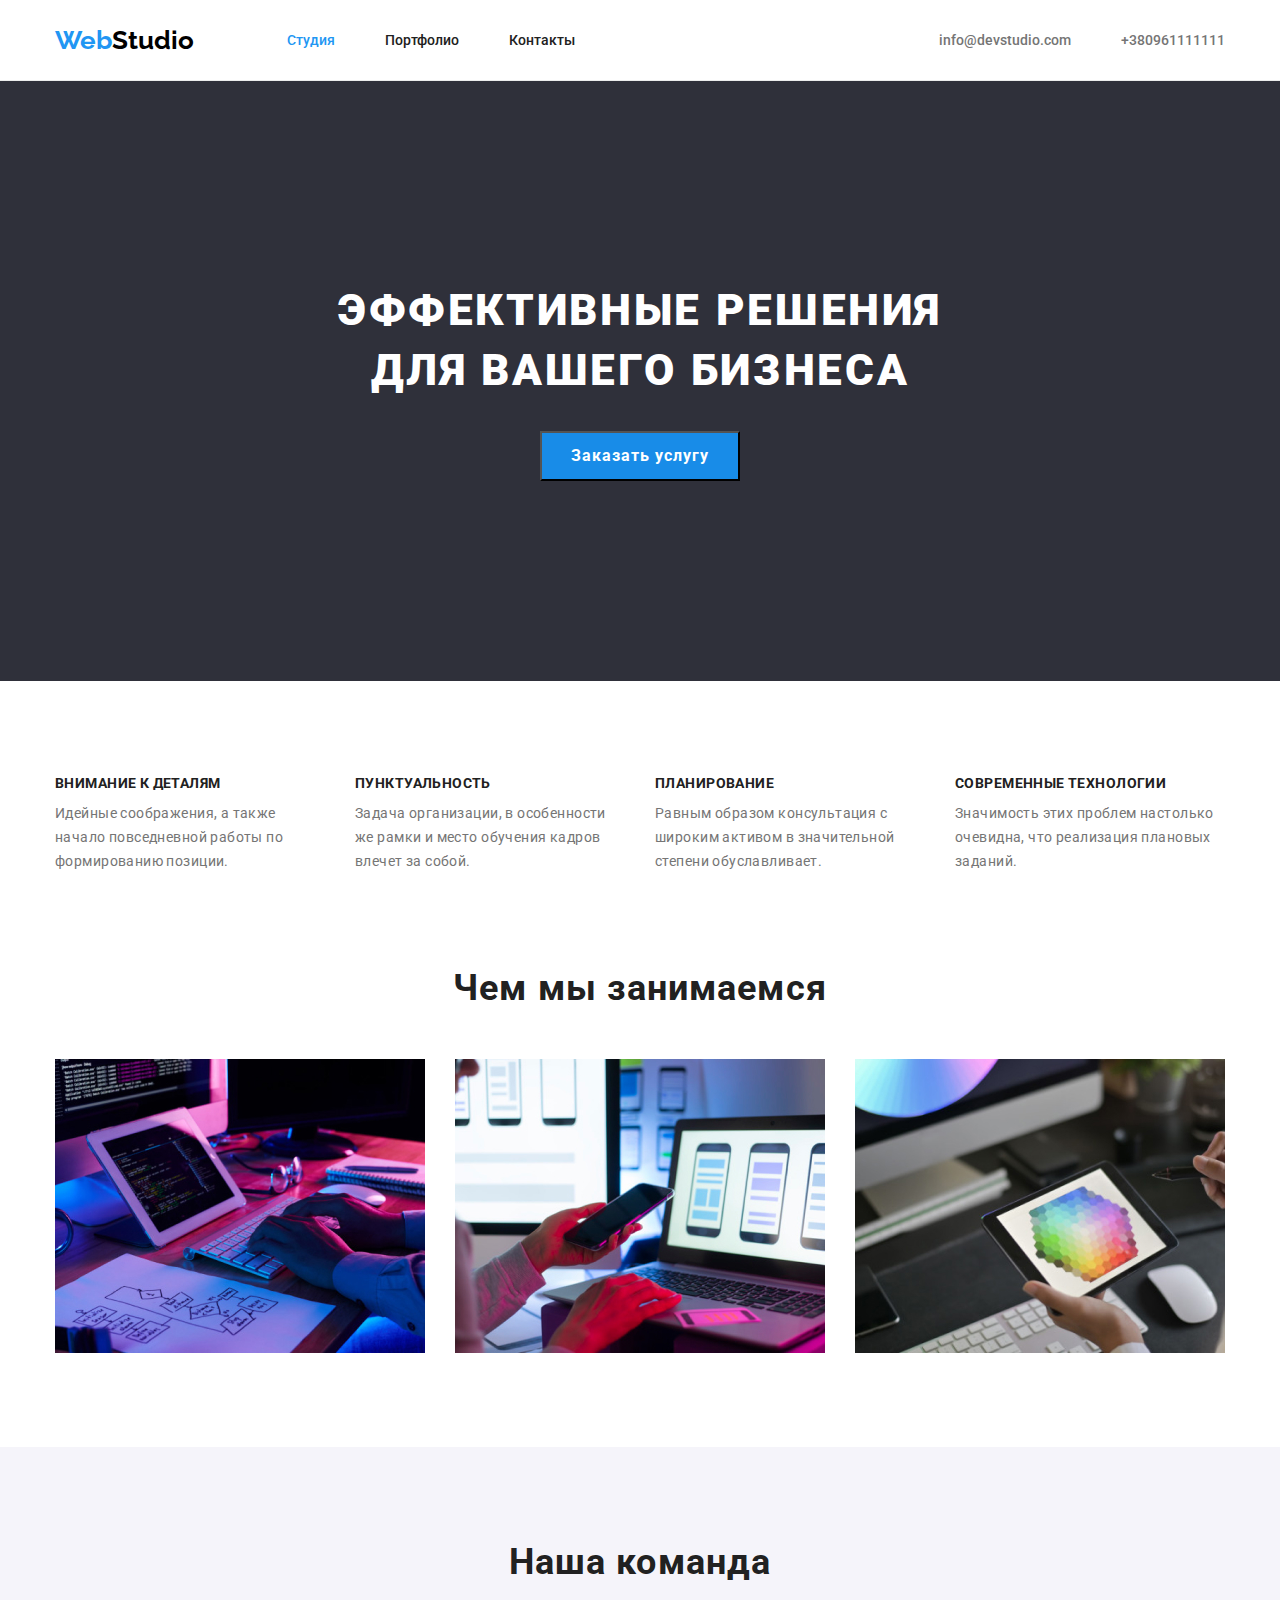
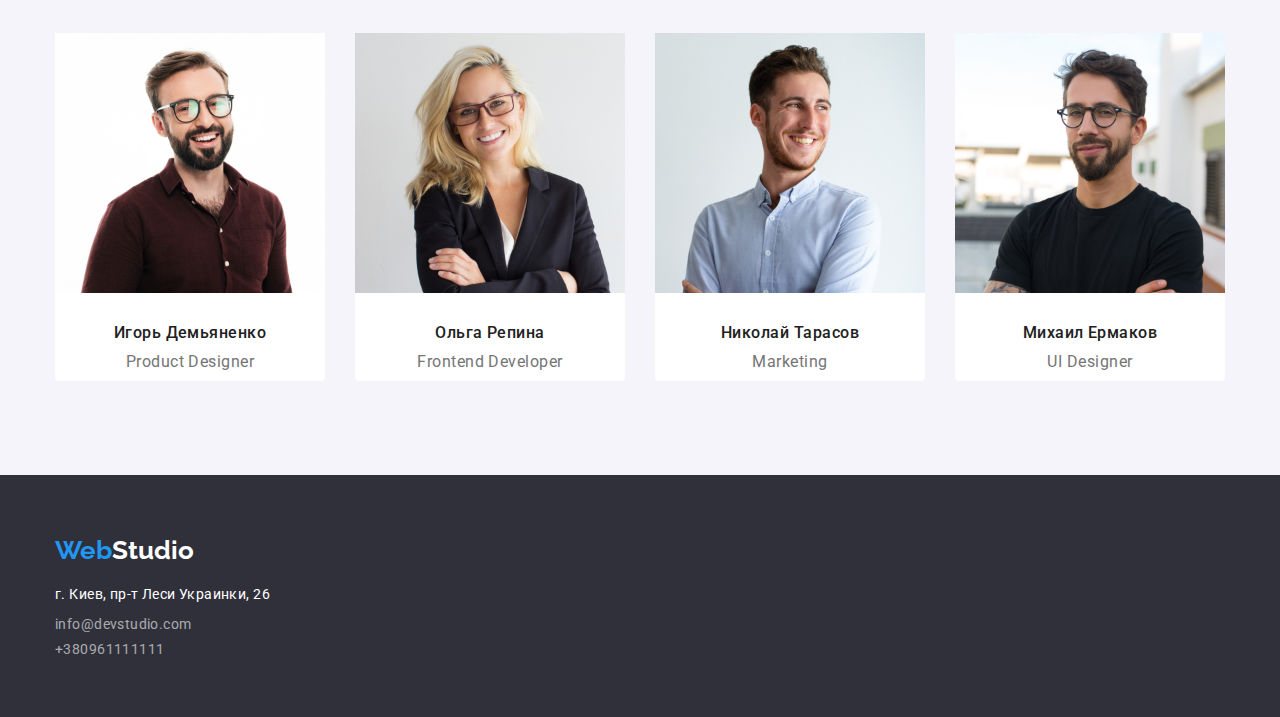
<file: index.html>
<!DOCTYPE html>
<html lang="ru">
<head>
    <meta charset="UTF-8">
    <meta http-equiv="X-UA-Compatible" content="IE=edge">
    <meta name="viewport" content="width=device-width, initial-scale=1.0">
    <title>Document</title>
    <link rel="preconnect" href="https://fonts.googleapis.com">
<link rel="preconnect" href="https://fonts.gstatic.com" crossorigin>
<link href="https://fonts.googleapis.com/css2?family=Raleway:wght@700&family=Roboto:wght@400;500;700;900&display=swap" rel="stylesheet">
<link rel="stylesheet" href="https://cdnjs.cloudflare.com/ajax/libs/modern-normalize/1.1.0/modern-normalize.min.css">
    <link rel="stylesheet" href="./css/styles.css">
        </head>
<body>
    <!--Header-->

        <header class="page-header">
        <div class="container">
        <nav class="main-nav">
    <a href="/" class="logo" style='text-decoration: none'> 
        <span class="web">Web</span>Studio
    </a>
    <ul class="site-nav list">
        <li class="item"> <a href="" class="link carrent">Студия</a></li>
        <li class="item"> <a href="./portfolio.html" class="link">Портфолио</a></li>
        <li class="item"> <a href="" class="link">Контакты</a></li>
    </ul>
</nav>
        <ul class="contact-nav list" style='text-decoration: none'> 
        <li class="item"> <a href="mailto:info@devstudio.com" class="link">info@devstudio.com</a></li>
        <li class="item"> <a href="tel:+380961111111" class="link">+380961111111</a></li>
        </ul>
    </div>
    </header>

    <main> 
        <section class="hero" style="text-align: center">
            <div class="container">
                <h1 class="hero-title" >Эффективные решения <br> для вашего бизнеса</h1>
                <button type="button" class="button-link">Заказать услугу</button>
            </div>
        </section>
        
            <section class="priorities-item">
                <div class="container">
                <ul class="priorities-list-title">
                <li class="priorities-box">
                    <h3 class="priorities-list">Внимание к деталям</h3>
                    <p class="priorities">Идейные соображения, а также начало повседневной работы по формированию позиции.</p>
                </li>
                <li class="priorities-box">
                    <h3 class="priorities-list">Пунктуальность</h3>
                    <p class="priorities">Задача организации, в особенности же рамки и место обучения кадров влечет за собой.</p>
                </li>
                <li class="priorities-box">
                    <h3 class="priorities-list">Планирование</h3>
                    <p class="priorities">Равным образом консультация с широким активом в значительной степени обуславливает.</p>
                </li>
                <li class="priorities-box">
                    <h3 class="priorities-list">Современные технологии</h3>
                    <p class="priorities">Значимость этих проблем настолько очевидна, что реализация плановых заданий.</p>
                </li>
            </ul>
        </section>

        <section class="section-work">
            <div class="container">
            <h2 class="section-works">Чем мы занимаемся</h2>
            <ul class="section-list">
                <li class="work-item">
                    <img src="./images/img.jpg" alt="Отображения работы на двух устройствах" width=370> 
                </li>
                <li class="work-item">
                    <img src="./images/img1.jpg" alt="Удаленный доступ с мобильного телефона" width=370> 
                </li>
                <li class="work-item">
                    <img src="./images/img2.jpg" alt="Удаленный доступ с планшета" width=370> 
                </li>
            </ul>
        </div>
        </section>

        <section  class="section-command">
            <div class="container">
            <h2 class="command" style="text-align: center">Наша команда</h2>
            <ul class="command-list">
                <li class="command-item">
                    <img src="./images/foto.jpg" alt="Сотрудник1" width=270 height=260>
                    <div class="staff">
                    <h3 class="section">Игорь Демьяненко</h3>
                    <p class="section-title">Product Designer</p>
                    </div>
                </li>
                <li class="command-item">
                    <img src="./images/foto1.jpg" alt="Сотрудник2" width=270 height=260>
                    <div class="staff">
                    <h3 class="section">Ольга Репина</h3>
                    <p class="section-title">Frontend Developer</p>
                </div> 
                </li>
                <li class="command-item">
                    <img src="./images/foto2.jpg" alt="Сотрудник3" width=270 height=260>
                    <div class="staff">
                    <h3 class="section">Николай Тарасов</h3>
                    <p class="section-title">Marketing</p>
                </div>
                </li>
                <li class="command-item">
                    <img src="./images/foto3.jpg" alt="Сотрудник4" width=270 height=260>
                    <div class="staff">
                    <h3 class="section">Михаил Ермаков</h3>
                    <p class="section-title">UI Designer</p>
                    </div>
                    </div>
                </li>
            </ul>
        </div>
        </section>
    </main>

    <footer class="footer">
        <div class="container">
        <a href="/" class="logo-item" style='text-decoration: none'>
        <span class="web">Web</span>Studio</a>
        <address class="adress-live">
            <p class="town-street">г. Киев, пр-т Леси Украинки, 26 <br></p>
            <ul class="contact-list">
                <li class="mail"> <a href="mailto:info@devstudio.com" class="contact">info@devstudio.com</a></li>
                <li class="tefephone"> <a href="tel:+380961111111" class="contact">+380961111111</a></li>
            </ul>
        </address>
    </div>
    </footer>
</body>
</html>
</file>
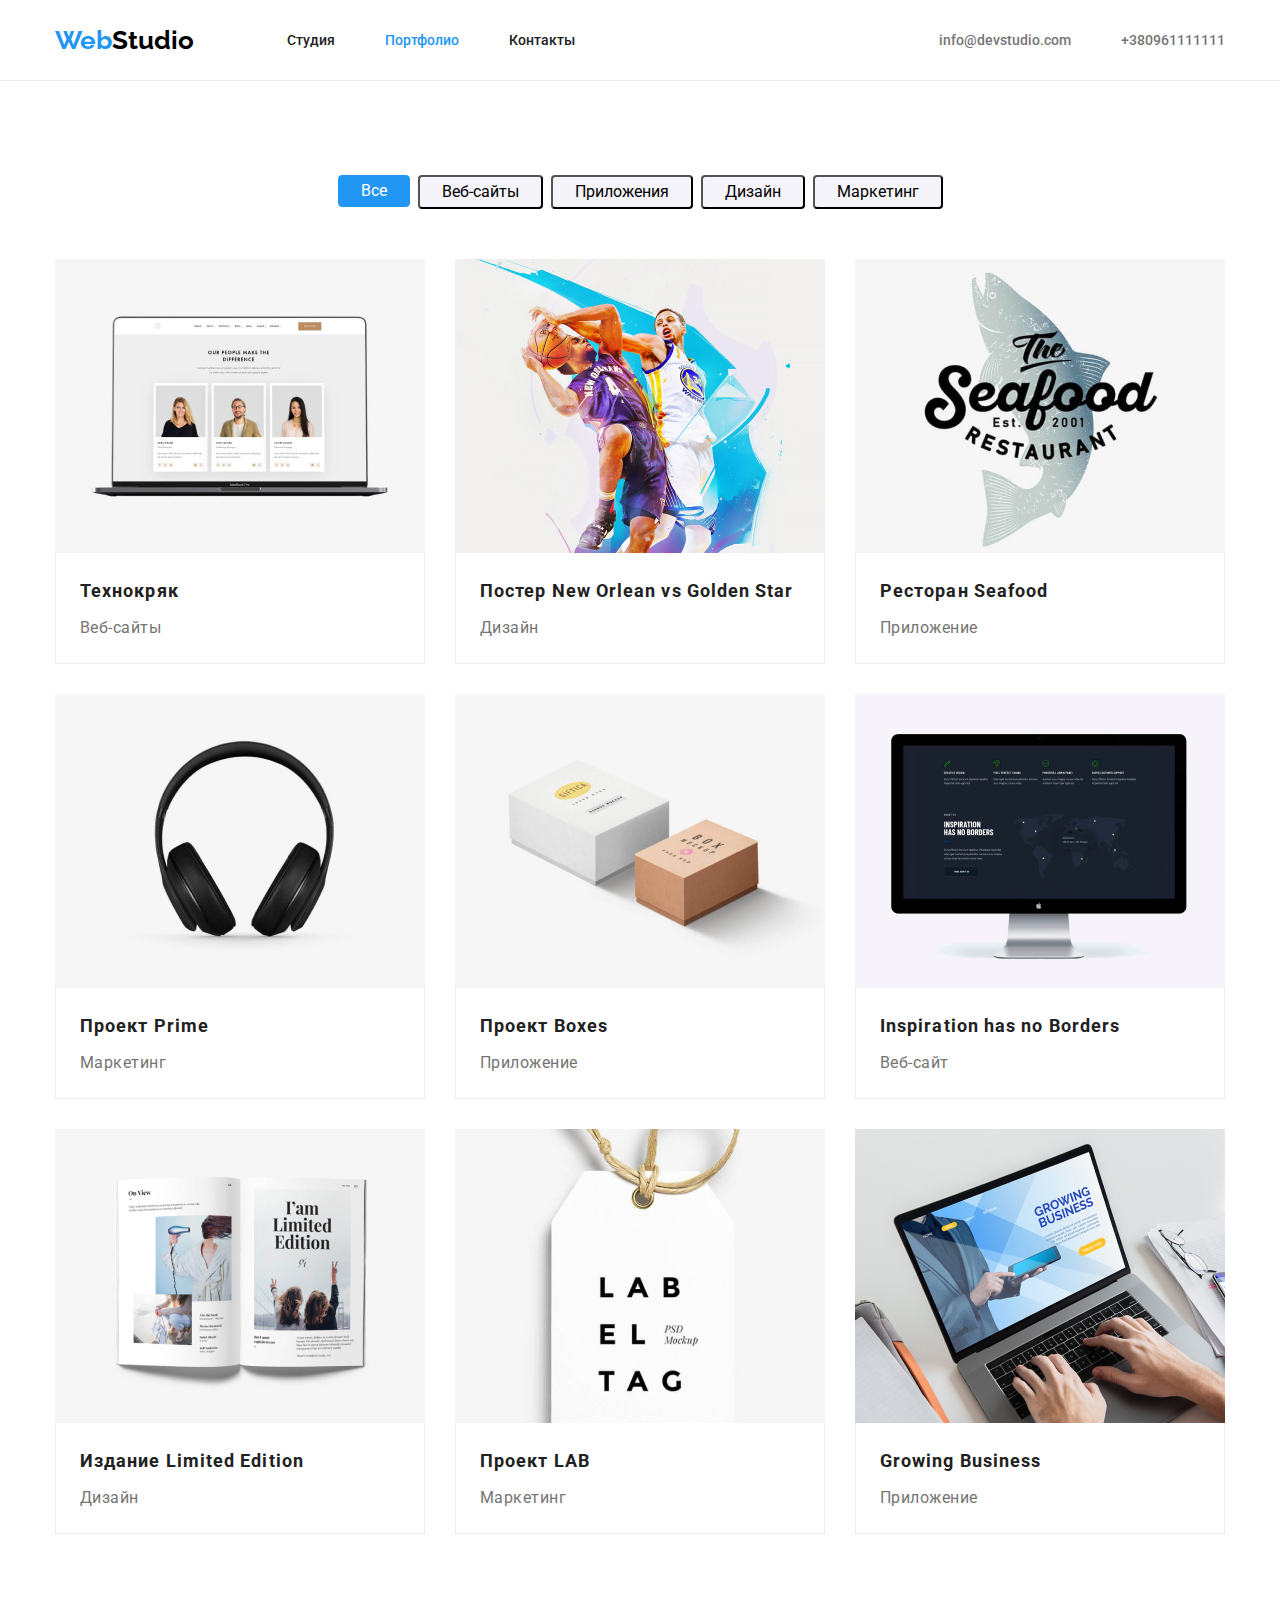
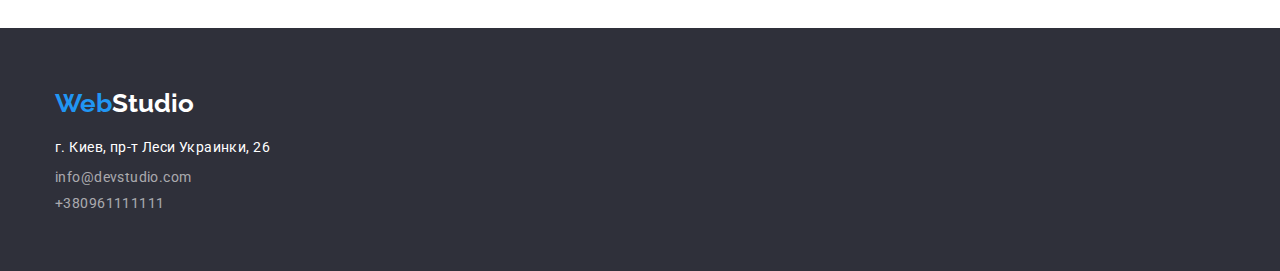
<file: portfolio.html>
<!DOCTYPE html>
<html lang="en">
<head>
    <meta charset="UTF-8">
    <meta http-equiv="X-UA-Compatible" content="IE=edge">
    <meta name="viewport" content="width=device-width, initial-scale=1.0">
    <title>Document</title>
    <link rel="preconnect" href="https://fonts.googleapis.com">
<link rel="preconnect" href="https://fonts.gstatic.com" crossorigin>
<link href="https://fonts.googleapis.com/css2?family=Raleway:wght@700&family=Roboto:wght@400;500;700;900&display=swap" rel="stylesheet">
<link rel="stylesheet" href="https://cdnjs.cloudflare.com/ajax/libs/modern-normalize/1.1.0/modern-normalize.min.css">
<link rel="stylesheet" href="./css/styles.css">
       </head>
<body>
    
    <!--Header-->

    <header class="page-header">
        <div class="container">
        <nav class="main-nav">
    <a href="/" class="logo" style='text-decoration: none'> 
        <span class="web">Web</span>Studio
    </a>
    <ul class="site-nav list">
        <li class="item"> <a href="index.html" class="link">Студия</a></li>
        <li class="item"> <a href="./portfolio.html" class="link carrent">Портфолио</a></li>
        <li class="item"> <a href="" class="link">Контакты</a></li>
    </ul>
</nav>
        <ul class="contact-nav list" style='text-decoration: none'> 
        <li class="item"> <a href="mailto:info@devstudio.com" class="link">info@devstudio.com</a></li>
        <li class="item"> <a href="tel:+380961111111" class="link">+380961111111</a></li>
        </ul>
    </div>
    </header>
    
    <main>
        <section class="portfolio">
            <div class="container">
                <ul class="filter">
                <li class="knob"><button type="button" class="filter-button list current"  style = 'cursor: pointer'>Все</button></li>
                <li class="knob"> <button type="button" class="filter-button"  style = 'cursor: pointer'>Веб-сайты</button></li>
                <li class="knob"> <button type="button" class="filter-button"  style = 'cursor: pointer'>Приложения</button></li>
                <li class="knob"> <button type="button" class="filter-button"  style = 'cursor: pointer'>Дизайн</button></li>
                <li class="knob"><button  type="button" class="filter-button"  style = 'cursor: pointer'>Маркетинг</button></li>
                </ul>
             
            <ul class="content">
                <li class="content-list">
                    <a class="list" href="" style='text-decoration: none'>
                    <img src="./images/img3.jpg" alt="Технокряк" width=370 height=294>
                    <div class="cards">
                    <h2 class="heading">Технокряк</h2>
                    <p class="coment">Веб-сайты</p>
                    </div>
                    </a>
                    <li class="content-list">
                        <a class="list" href="" style='text-decoration: none'>
                        <img src="./images/img4.jpg" alt="Постер New Orlean vs Golden Star" width=370 height=294>
                        <div class="cards">
                        <h2 class="heading">Постер New Orlean vs Golden Star</h2>
                        <p class="coment">Дизайн</p>
                        </div>
                    </a>
                    <li class="content-list">
                        <a class="list" href="" style='text-decoration: none'>
                        <img src="./images/img5.jpg" alt="Ресторан Seafood" width=370 height=294>
                        <div class="cards">
                        <h2 class="heading">Ресторан Seafood</h2>
                        <p class="coment">Приложение</p>
                        </div>
                    </a>
                    <li class="content-list">
                        <a class="list" href="" style='text-decoration: none'>
                        <img src="./images/img6.jpg" alt="Проект Prime" width=370 height=294>
                        <div class="cards">
                        <h2 class="heading">Проект Prime</h2>
                        <p class="coment">Маркетинг</p>
                        </div>
                    </a>
                    <li class="content-list">
                        <a class="list" href="" style='text-decoration: none'>
                        <img src="./images/img7.jpg" alt="Проект Boxes" width=370 height=294>
                        <div class="cards">
                        <h2 class="heading">Проект Boxes</h2>
                        <p class="coment">Приложение</p>
                        </div>
                    </a>
                    <li class="content-list">
                        <a class="list" href="" style='text-decoration: none'>
                        <img src="./images/img8.jpg" alt="Inspiration has no Borders" width=370 height=294>
                        <div class="cards">
                        <h2 class="heading">Inspiration has no Borders</h2>
                        <p class="coment">Веб-сайт</p>
                        </div>
                    </a>
                    <li class="content-list">
                        <a class="list" href="" style='text-decoration: none'>
                        <img src="./images/img9.jpg" alt="Издание Limited Edition" width=370 height=294>
                        <div class="cards">
                        <h2 class="heading">Издание Limited Edition</h2>
                        <p class="coment">Дизайн</p>
                        </div>
                    </a>
                    <li class="content-list">
                        <a class="list" href="" style='text-decoration: none'>
                        <img src="./images/img10.jpg" alt="Проект LAB" width=370 height=294>
                        <div class="cards">
                        <h2 class="heading">Проект LAB</h2>
                        <p class="coment">Маркетинг</p>
                    </div>
                    </a>
                    <li class="content-list">
                        <a class="list" href="" style='text-decoration: none'>
                        <img src="./images/img11.jpg" alt="Growing Business" width=370 height=294>
                        <div class="cards">
                        <h2 class="heading">Growing Business</h2>
                        <p class="coment">Приложение</p>
                    </div>
                    </a>
            </ul>
            </div>
            </section>
    </main>

        <footer class="footer">
        <div class="container">
        <a href="/" class="logo-item" style='text-decoration: none'>
        <span class="web">Web</span>Studio</a>
        <div class="line">
        <address class="adress-live">
            <p class="town-street">г. Киев, пр-т Леси Украинки, 26 <br></p>
            <ul class="contact-list">
                <li class="mail"> <a href="mailto:info@devstudio.com" class="contact">info@devstudio.com</a></li>
                <li class="tefephone"> <a href="tel:+380961111111" class="contact">+380961111111</a></li>
            </ul>
        </address>
        </div>
    </footer>
    </body>
</html>
</file>
<file: css/styles.css>
:root {
    --primery-color: #757575;
    --title-color: #E5E5E5;
    --title-text-colors: #212121;
    --accent-color: #2196F3;
    --logo-color: #000000;
    --hero-text-color: #FFFFFF;
    --fon-color: #2F303A;
    --fon-color-button: #f5f4fa;
    --fon-knob: #188ce8; 
}

.body {
    background-color: #E5E5E5;
    color: #757575;
}

body {
font-family: 'Roboto', sans-serif;
}

.list {
    padding: 0;
    margin: 0;
    list-style: none;
}
/* цвет основного текста #212121*/
/* цвет вторичного текста #757575*/
/* белый #FFFFFF */
/* акцент #2196F3*/
/* вторичный цвет фона #2F303A*/

.container {
    margin-left: auto;
    margin-right: auto;
    width: 1200px;
    padding-left: 15px;
    padding-right: 15px;
}

ul {
    padding-left: 0;
    list-style: none;
}

img {
    display: block;
}

/* Header */

.page-header .container {
    display: flex;
}

.page-header {
    border-bottom: 1px solid #ECECEC;
    }

.container .main-nav {
    display: flex;
    align-items: center;
    }

.logo {
    display: flex;
    font-style: normal;
    font-weight: bold;
    font-size: 26px;
    line-height: 31px;
    color: var(--logo-color);
}

.logo {
    font-family: 'Raleway', sans-serif;
      }
    
.logo:hover  {
    color: var(--accent-color);
    }

    .page-header {
    background-color: var(--hero-text-color);
    }

    .web {
        color: var(--accent-color);
      }

    /* site-nav */

.site-nav .link {
display: block;
padding-top: 32px;
padding-bottom: 32px;
font-style: normal;
font-weight: 500;
font-size: 14px;
line-height: 16px;
color: var(--title-text-colors);
}

.contact-nav .link {
display: block;
font-style: normal;
font-weight: 500;
font-size: 14px;
line-height: 16px;
color: var(--primery-color);
    }

.site-nav .link:hover,  
.site-nav .link:focus {
    color: var(--accent-color);
 }

 .site-nav .link.carrent {
    color: var(--accent-color);
     }

.site-nav {
    display: flex;
    margin-top: 0;
    margin-left: 93px;
    }

.site-nav .item:last-child {
    margin-right: 0;
}

.site-nav .item {
    margin-right: 50px;
    }

.site-nav .item:not(:last-child) {
    margin-right: 50px;
}

.site-nav .link.carrent {
    color: var(--accent-color);
 }


 /* Contact */

.contact-nav {
align-items: center;
font-style: normal;
font-weight: 500;
font-size: 14px;
line-height: 16px;
display: flex;
margin-top: 0; 
margin-left: auto;
}

.contact-nav .link:hover,
.contact-nav .link:focus {
    color: var(--accent-color);
}

.link {
    text-decoration: none
}

.contact-nav .item + .item {
    margin-left: 50px;
    }

.contact {
    display: flex;
    margin-left: auto;
    align-items: center;
}

 /* Hero */

.hero {
    padding-top: 200px;
    padding-bottom: 200px;
}

.element-style {
text-align: center;
}

.hero-title {
    margin-top: 0;
    margin-bottom: 30px;
    font-style: normal;
    font-weight: 900;
    font-size: 44px;
    line-height: 1.36;
    letter-spacing: 0.06em;
    text-transform: uppercase;
    color: var(--hero-text-color);
}

.hero {
    background-color: var(--fon-color);
    }
 
/* Button */

.button-link {
    font-style: normal;
    font-weight: bold;
    font-size: 16px;
    line-height: 30px;
    letter-spacing: 0.06em;
    width: 200px;
    height: 50px;
    left: 700px;
    top: 430px;
    cursor: pointer;
}
.button-link {
    background-color: var(--fon-knob);
    color: var(--hero-text-color);
     }
.button-link:hover,
.button-link:focus {
    background-color: var(--accent-color);
    color: var(--hero-text-color);
    }

    /* Container */
    
/* Section priorities*/

.priorities-list {
margin-bottom: 10px;
margin-top: 0;
font-style: normal;
font-weight: bold;
font-size: 14px;
line-height: 16px;
letter-spacing: 0.03em;
text-transform: uppercase;
color: var(--title-text-colors);
}

.priorities {
margin-top: 0;
margin-bottom: 0;
font-style: normal;
font-weight: normal;
font-size: 14px;
line-height: 24px;
letter-spacing: 0.03em;
color: var(--primery-color);
}

.priorities-list .item {
    background-color: var(--title-color);
    }

.priorities-list-title {
    text-transform: none;
}  

.priorities-list-title {
    margin-top: 0;
    margin-bottom: 0;
    display: flex;
     }

.priorities-item {
    padding-top: 94px;
    padding-bottom: 94px;
}    

.priorities-box {
    width: 270px;
    }

.priorities-box:not(:last-child) {
    margin-right: 30px;
}

/* Works */

.section-work {
    padding-bottom: 94px;
}

.section-works {
margin-bottom: 50px;
margin-top: 0;
font-style: normal;
font-weight: bold;
font-size: 36px;
line-height: 42px;
text-align: center;
letter-spacing: 0.03em;
color: var(--title-text-colors);
}

.section-list {
    margin-top: 0;
    margin-bottom: 0;
    padding-right: 0;
    display: flex;
    }
.work-item {
    width: 370px;
}   

.work-item:not(:last-child) {
margin-right: 30px;
}

/* Command */

img {
    width: 270;
}

.section-command {
    padding-top: 94px;
    padding-bottom: 94px;
}

.command { 
margin-top: 0;
margin-bottom: 50px;
font-style: normal;
font-weight: bold;
font-size: 36px;
line-height: 42px;
letter-spacing: 0.03em;
color: var(--title-text-colors);
    }

.command-item {
    border-radius: 0px 0px 4px 4px;
    background-color: var(--hero-text-color);
}

.command-item:not(:last-child) {
margin-right: 30px;
}

.section {
margin-bottom: 10px;
margin-top: 0;
text-align: center;
font-style: normal;
font-weight: 500;
font-size: 16px;
line-height: 19px;
letter-spacing: 0.03em;
 color: var(--title-text-colors);
    }

.section-title {
font-style: normal;
font-weight: normal;
margin-top: 0;
text-align: center;
margin-bottom: 0;
font-size: 16px;
line-height: 19px;
letter-spacing: 0.03em;
color: var(--primery-color);
}    

.section-command {
    background-color: var(--fon-color-button);
}

.command-list {
    margin-bottom: 0;
    margin-top: 0;
    padding-left: 0;
    display: flex;
    }

.staff {
    padding-top: 30px;
    padding-bottom: 10px;
}

/* Footer */

.footer {
    padding-top: 60px;
    padding-bottom: 60px;
}

.logo-item {
    display: inline-block;
    margin-bottom: 20px;
    font-style: normal;
    font-weight: bold;
    font-size: 26px;
    line-height: 31px;
  color: var(--hero-text-color);
  }

  .logo-item {
    font-family: 'Raleway', sans-serif;
      }
  
    .web {
        color: var(--accent-color);
      }

         /* Adress */

    .adress-live {
    font-style: normal;
    font-weight: normal;
    font-size: 14px;
    letter-spacing: 0.03em;
    color: var(--hero-text-color);
      }

    .contact {
    font-style: normal;
    font-weight: normal;
    font-size: 14px;
    letter-spacing: 0.03em;
    color: rgba(255, 255, 255, 0.6);
     }

     .footer {
         background-color: var(--fon-color);
             }
    .contact {
        text-decoration: none;
            }

        .contact-list {
        margin-bottom: 0;
        padding-left: 0;
       }

    .mail {
        margin-bottom: 9px;
       } 

    .town-street {
        margin-top: 0;
        margin-bottom: 0;
    }
    
     /* Portfolio */
 
    /* Filter-Button */

.portfolio {
    padding-top: 94px;
}

.filter-button {
   display: inline-block;
   border-radius: 4px;
   padding: 6px 22px;
   text-align: center;
   }

   .knob:not(:last-child) {
    margin-right: 8px;
    }

.filter {
    display: flex;
    justify-content: center;
    margin-bottom: 50px;
    padding-left: 0;
    margin-top: 0;
    }

.filter .current {
    color: var(--hero-text-color);
    background-color: var(--accent-color);
    border: 1px solid var(--accent-color);
     }   

.filter-button-list {
    color: var(--title-text-colors);
    font-style: normal;
    font-weight: 500;
    font-size: 14px;
    line-height: 16px;
    letter-spacing: 0.02em;
     }

.filter-button {
    background-color: var(--fon-color-button);
    }

 .filter .filter-button:hover,
.filter .filter-button :focus {
    background-color: var(--accent-color);
    color: var(--hero-text-color);
    }

    /* Work */

.heading {
margin-bottom: 4px;
margin-top: 0;
font-style: normal;
font-weight: bold;
font-size: 18px;
line-height: 36px;
letter-spacing: 0.06em;
color: var(--title-text-colors);
}

.coment {
margin-top: 0;
margin-bottom: 0;
font-style: normal;
font-weight: normal;
font-size: 16px;
line-height: 30px;
letter-spacing: 0.03em;
color: var(--primery-color);
}

/* Flex-container */

.content {
    width: 1170px;
    display: flex;
    flex-wrap: wrap;
    padding-left: 0;
    padding-right: 0;
    margin-top: 0;
    margin-bottom: 0;
    margin-left: auto;
    margin-right: auto;
    }

.portfolio {
    padding-bottom: 94px;
}

.content-list {
    margin-right: 30px;
    margin-bottom: 30px;
    width: 370px;
    }
    
.content-list:nth-child(3n) {
    margin-right: 0;
}

.content-list:nth-last-child(-n + 3) {
    margin-bottom: 0;
}

.cards {
    padding-top: 20px;
    padding-right: 24px;
    padding-bottom: 20px;
    padding-left: 24px;
    border-right: 1px solid #EEEEEE;
    border-bottom: 1px solid #EEEEEE;
    border-left: 1px solid #EEEEEE;
}
</file>
